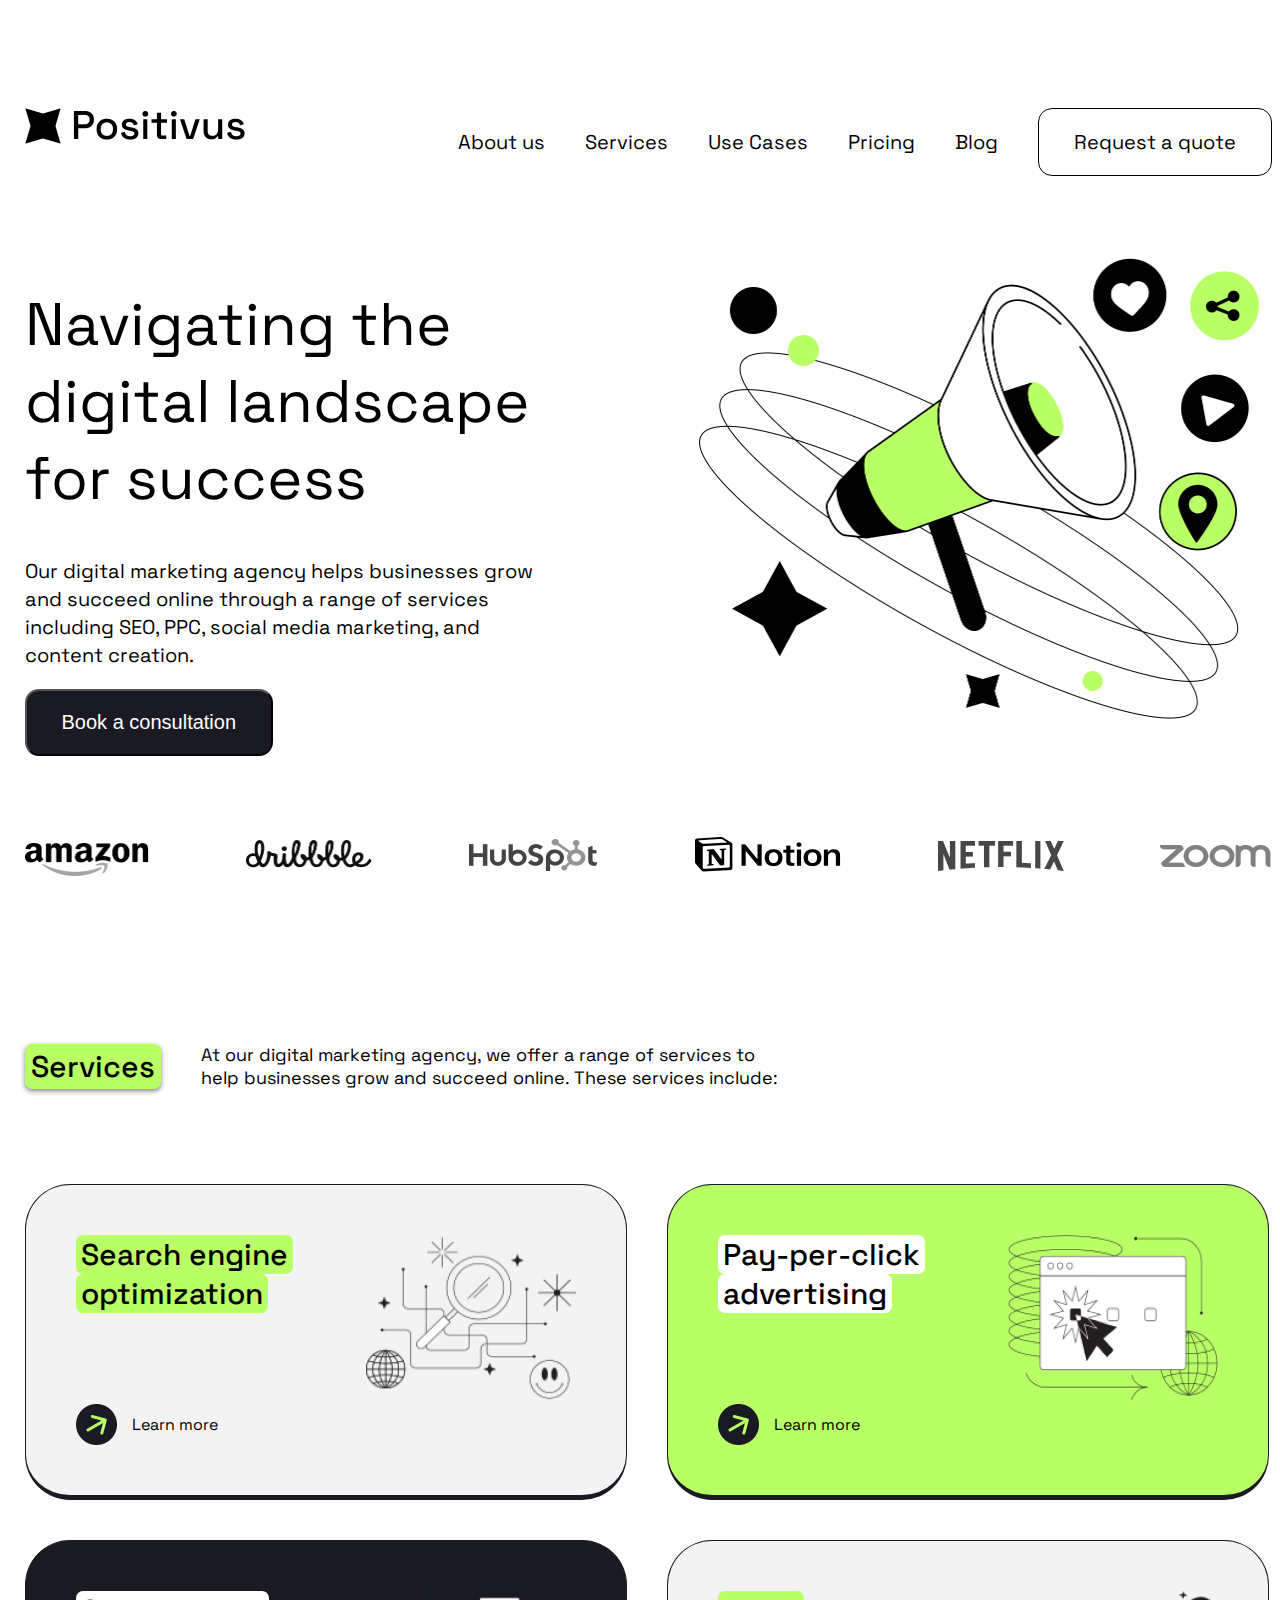
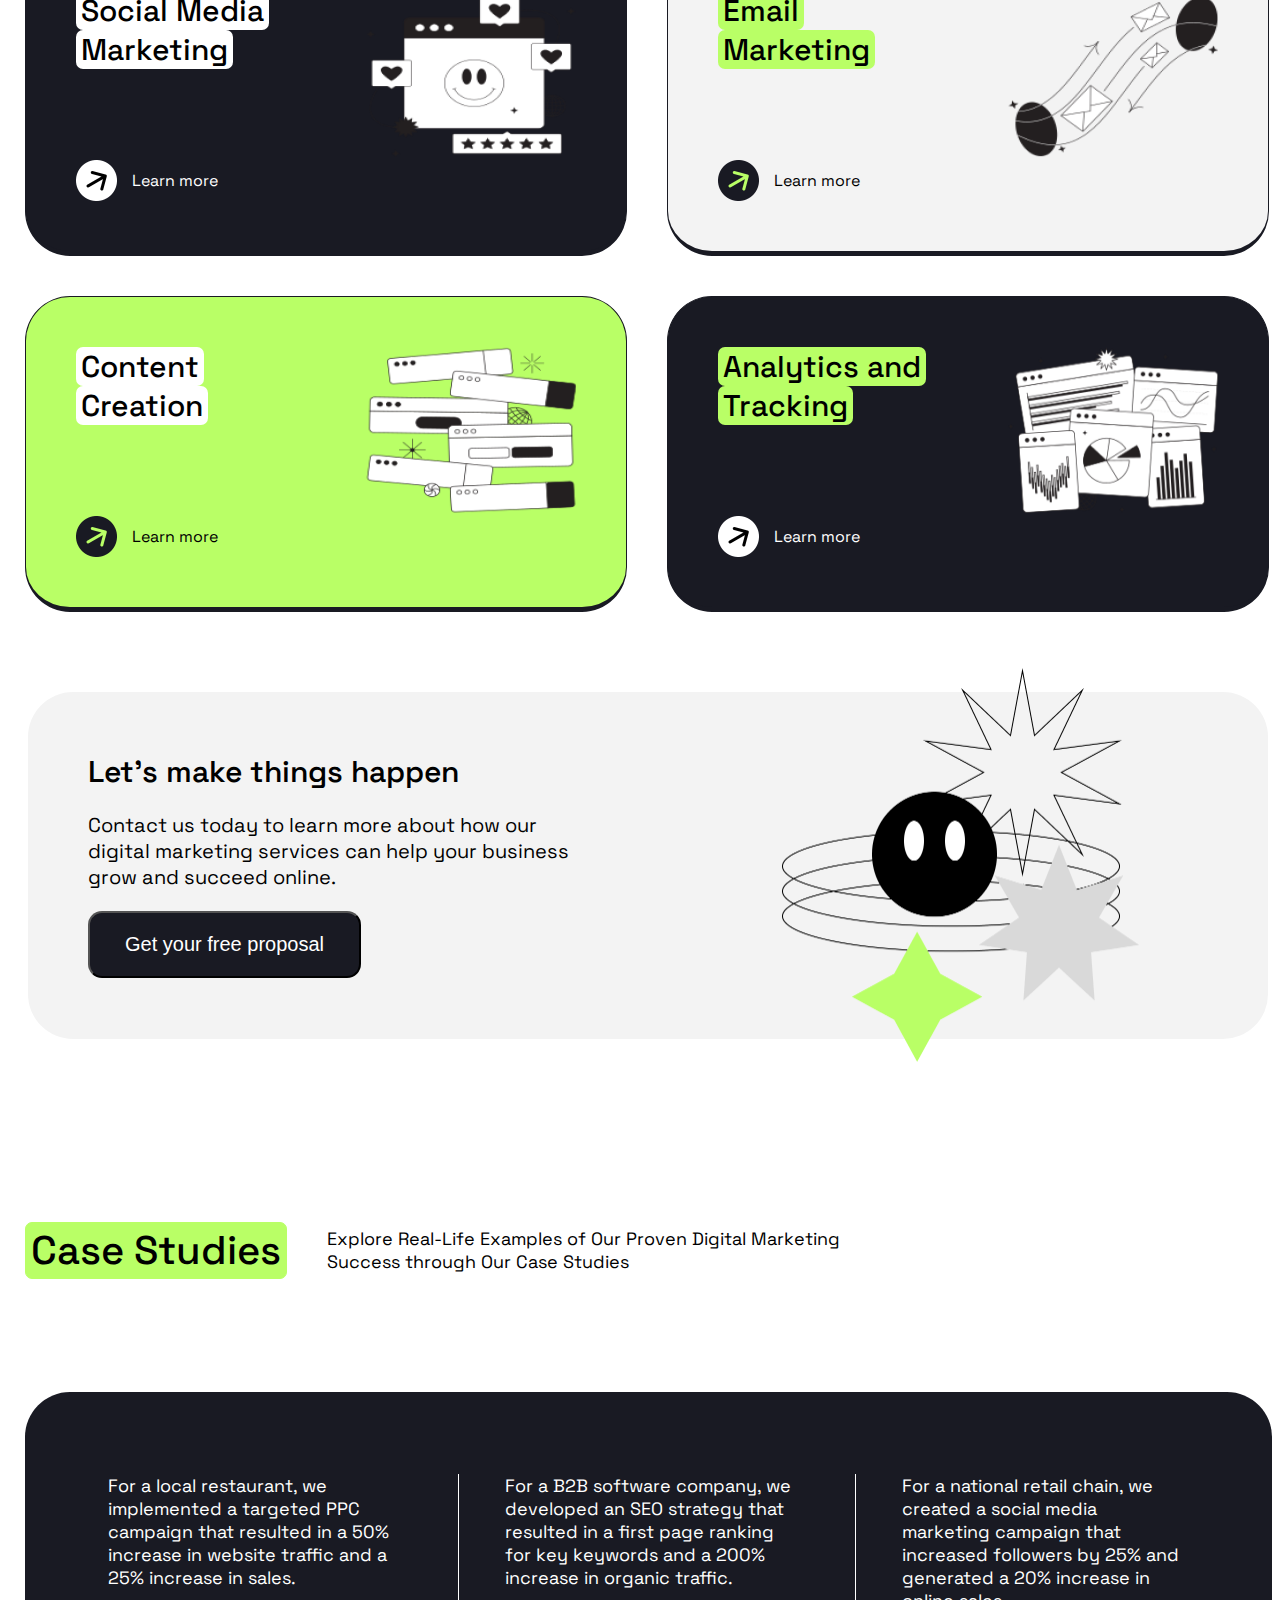
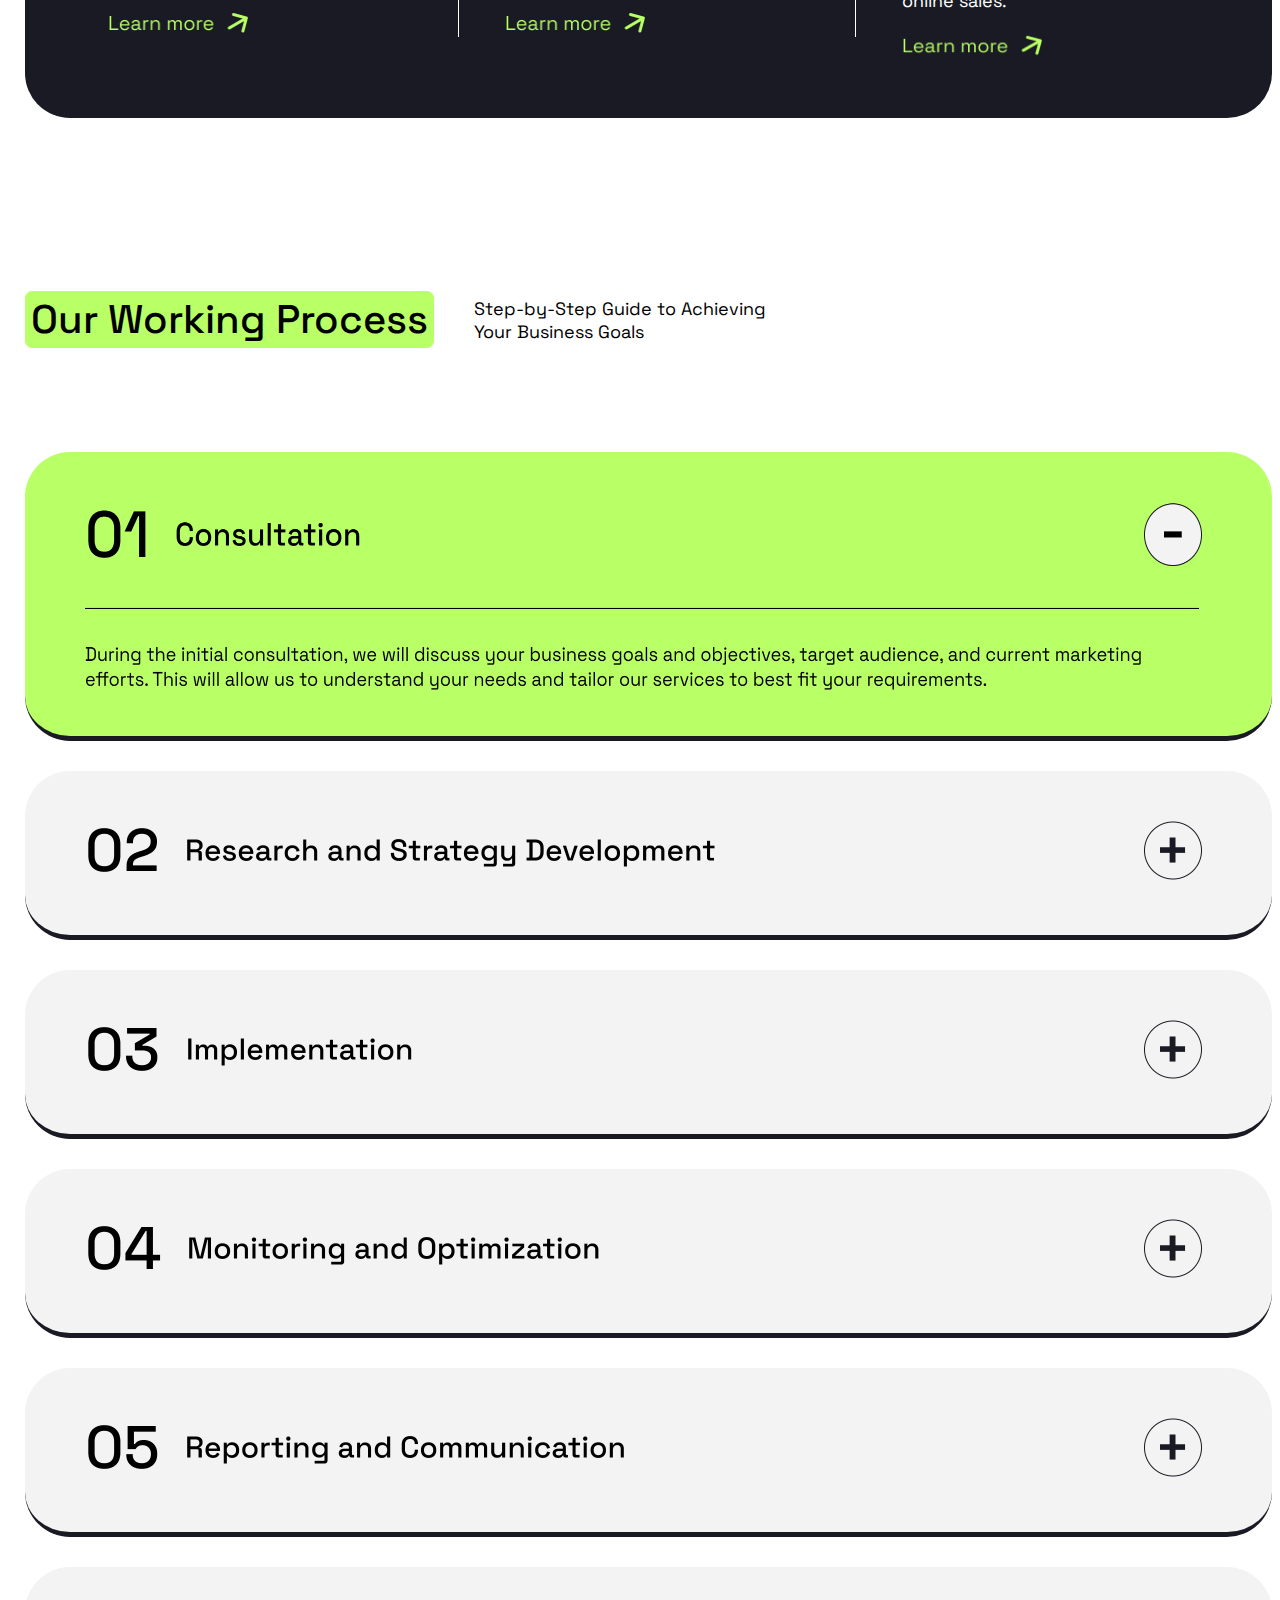
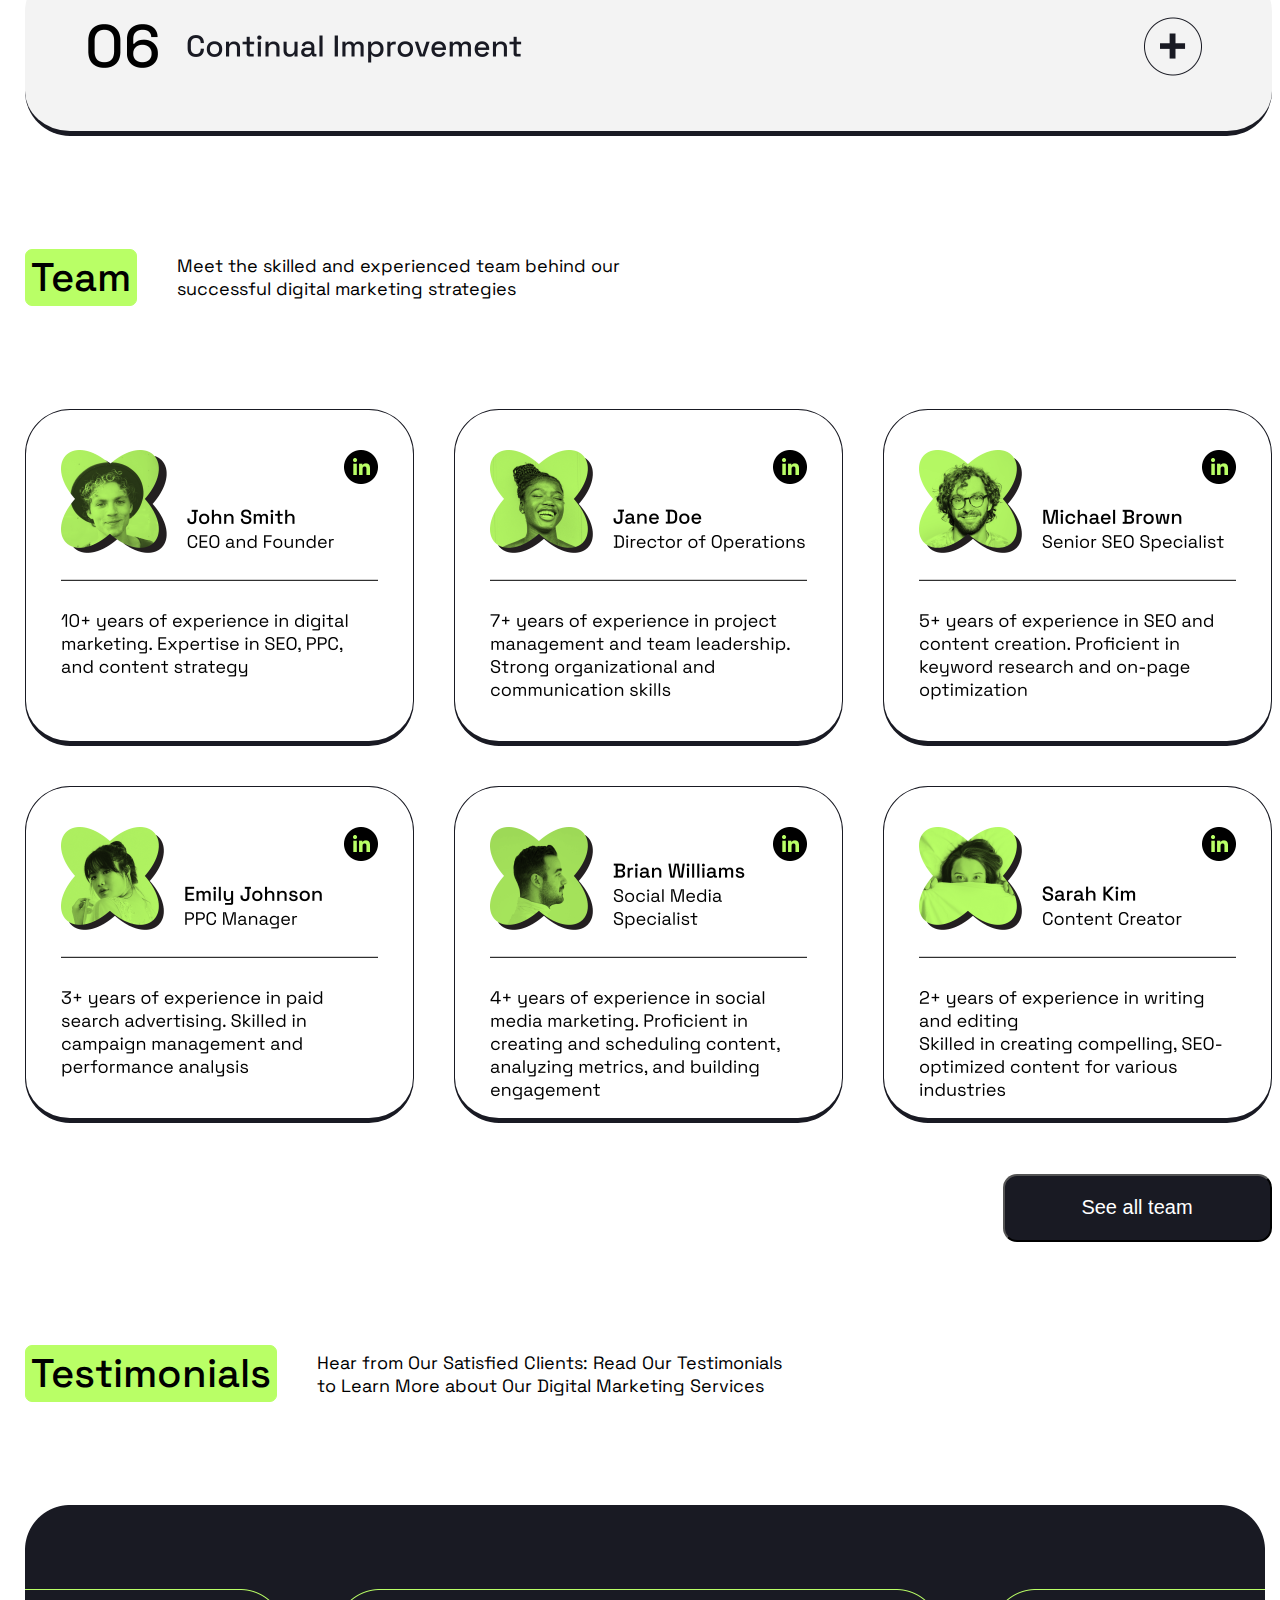
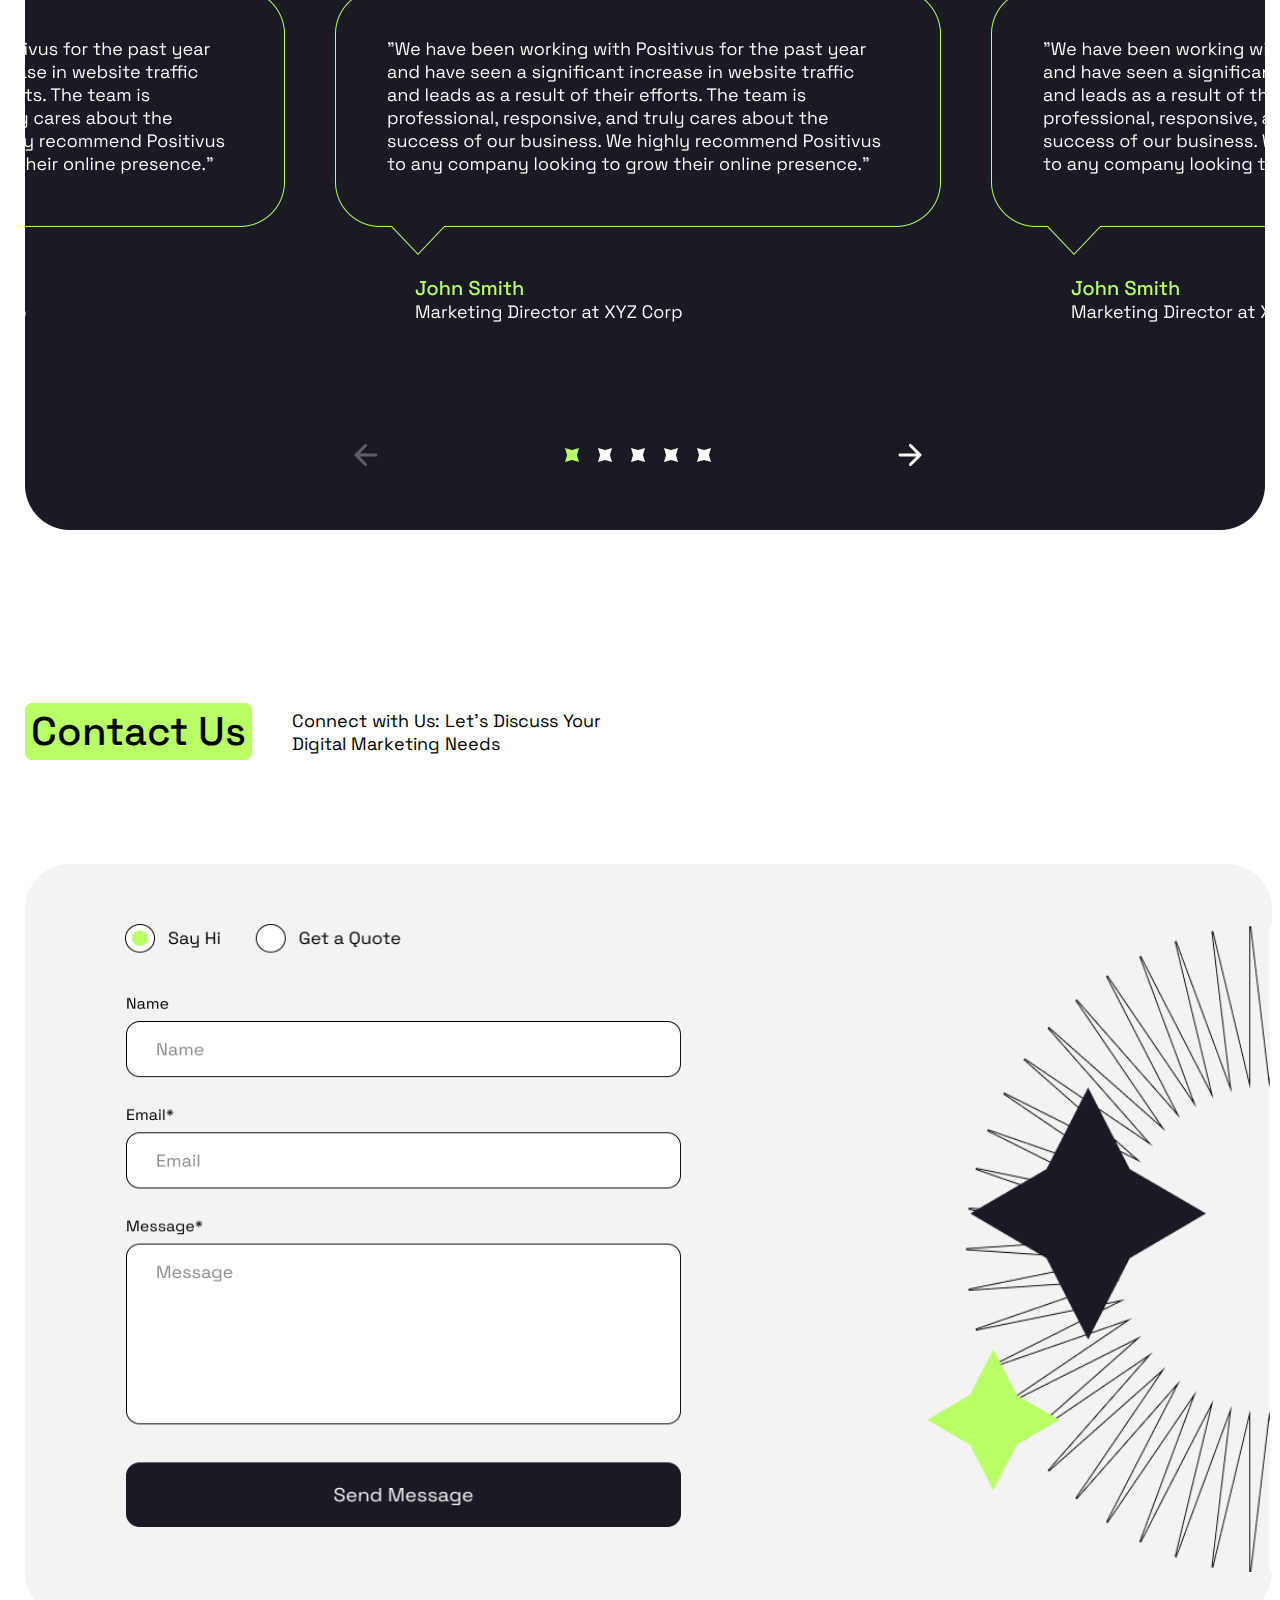
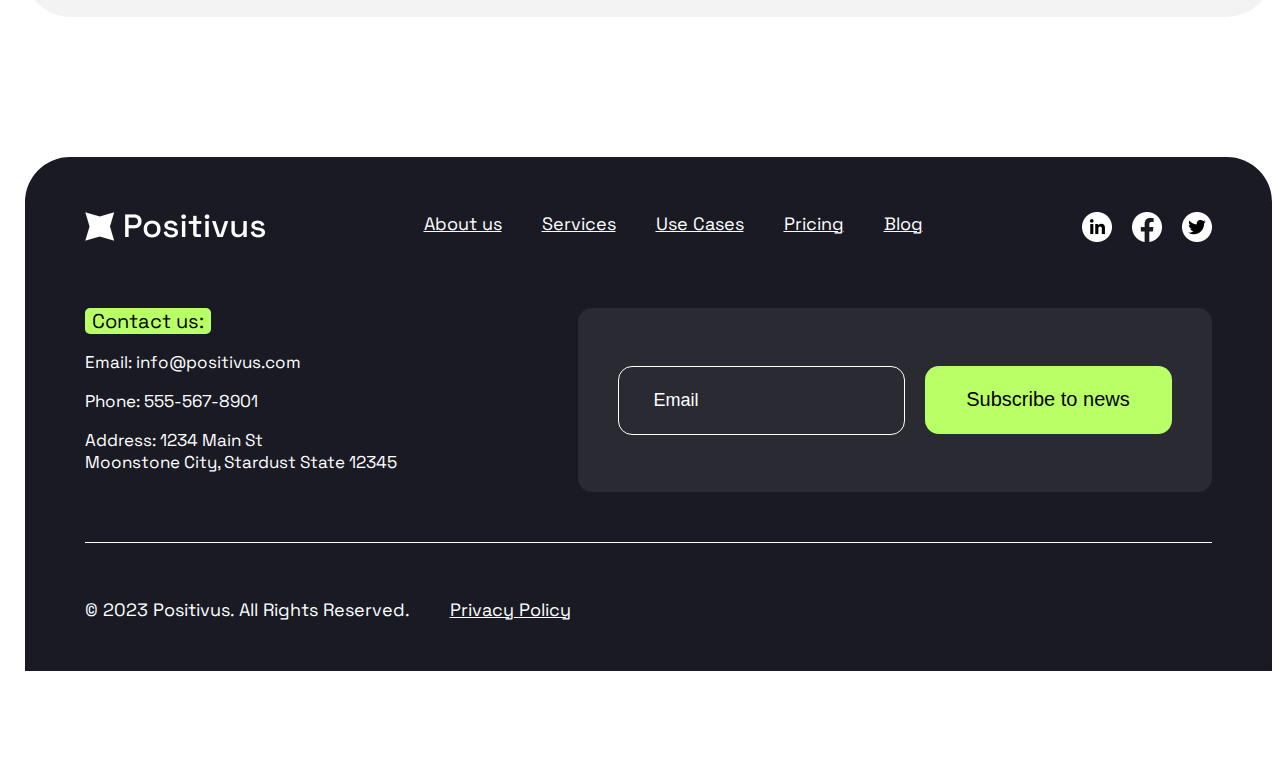
<file: Figma_Project_Flex/index.html>
<!DOCTYPE html>
<html lang="en">
  <head>
    <meta charset="UTF-8" />
    <meta name="viewport" content="width=device-width, initial-scale=1.0" />
    <link rel="stylesheet" href="styles.css" />
    <link rel="preconnect" href="https://fonts.googleapis.com" />
    <link rel="preconnect" href="https://fonts.gstatic.com" crossorigin />
    <link
      href="https://fonts.googleapis.com/css2?family=Space+Grotesk:wght@300..700&display=swap"
      rel="stylesheet"
    />
    <title>Document</title>
  </head>
  <body>
    <div class="container">
      <header class="header">
        <img class="logo" src="./images/Imagen pegada.png" alt="positive" />
        <nav class="navbar">
          <a class="link">About us</a>
          <a class="link">Services</a>
          <a class="link">Use Cases</a>
          <a class="link">Pricing</a>
          <a class="link">Blog</a>
          <a class="link link__button">Request a quote</a>
        </nav>
      </header>
      <main>
        <section class="section1">
          <article class="section1__article1">
            <div class="divtxt">
              <h1 class="section1__h1">
                Navigating the digital landscape for success
              </h1>
            </div>
            <p class="section1__p">
              Our digital marketing agency helps businesses grow and succeed
              online through a range of services including SEO, PPC, social
              media marketing, and content creation.
            </p>
            <button class="section1__button">Book a consultation</button>
          </article>
          <img
            class="section1__image"
            src="./images/Imagen pegada (2).png"
            alt="megafono"
          />
        </section>

        <section class="section2">
          <img
            class="section2__image"
            src="./images/amazon.png"
            alt="amazon logo"
          />
          <img
            class="section2__image"
            src="./images/drible.png"
            alt="drible logo"
          />
          <img
            class="section2__image"
            src="./images/hubspot.png"
            alt="hubspot logo"
          />
          <img
            class="section2__image"
            src="./images/notion.png"
            alt="notion logo"
          />
          <img
            class="section2__image"
            src="./images/netflix.png"
            alt="netflix logo"
          />
          <img
            class="section2__image"
            src="./images/zoom.png"
            alt="zoom logo"
          />
        </section>
        <section class="section3-header">
          <h2 class="section3-header__h2">Services</h2>
          <div class="section3-header__div">
            <p class="section3-header__p">
              At our digital marketing agency, we offer a range of services to
              help businesses grow and succeed online. These services include:
            </p>
          </div>
        </section>
        <section class="section3">
          <div class="section3__line1">
            <article class="section3__card">
              <div class="section3__left">
                <div class="section3__h3">
                  <div class="section3__h3 divh3-1">Search engine</div>
                  <div class="section3__h3 divh3-2">optimization</div>
                </div>
                <a class="section3__a">
                  <img
                    class="section3__card-image"
                    src="./images/Imagen pegada (4).png"
                    alt="icon link"
                  />
                  <label>Learn more</label>
                </a>
              </div>
              <img
                class="section3__image"
                src="./images/Imagen pegada (3).png"
                alt="card image"
              />
            </article>

            <article class="section3__card section3__card2">
              <div class="section3__left">
                <div class="section3__h3">
                  <div class="section3__h3-2">Pay-per-click</div>
                  <div class="section3__h3-2">advertising</div>
                </div>
                <a class="section3__a">
                  <img
                    class="section3__card-image"
                    src="./images/Imagen pegada (4).png"
                    alt="icon link"
                  />
                  <label>Learn more</label>
                </a>
              </div>
              <img
                class="section3__image"
                src="./images/Imagen pegada (5).png"
                alt="card image 2"
              />
            </article>
          </div>
          <div class="section3__line1">
            <article class="section3__card line2__card">
              <div class="section3__left">
                <div class="section3__h3">
                  <div class="line2__h3">Social Media</div>
                  <div class="line2__h3">Marketing</div>
                </div>
                <a class="section3__a">
                  <img
                    class="section3__card-image"
                    src="./images/Imagen pegada (7).png"
                    alt="icon link"
                  />
                  <label class="white_label">Learn more</label>
                </a>
              </div>
              <img
                class="section3__image"
                src="./images/Imagen pegada (6).png"
                alt="card image"
              />
            </article>

            <article class="section3__card">
              <div class="section3__left">
                <div class="section3__h3">
                  <div class="divh3-2">Email</div>
                  <div class="divh3-2">Marketing</div>
                </div>
                <a class="section3__a">
                  <img
                    class="section3__card-image"
                    src="./images/Imagen pegada (4).png"
                    alt="icon link"
                  />
                  <label>Learn more</label>
                </a>
              </div>
              <img
                class="section3__image"
                src="./images/Imagen pegada (8).png"
                alt="card image 2"
              />
            </article>
          </div>
          <div class="section3__line1">
            <article class="section3__card section3__card2">
              <div class="section3__left">
                <div class="section3__h3">
                  <div class="section3__h3-2">Content</div>
                  <div class="section3__h3-2">Creation</div>
                </div>
                <a class="section3__a">
                  <img
                    class="section3__card-image"
                    src="./images/Imagen pegada (4).png"
                    alt="icon link"
                  />
                  <label>Learn more</label>
                </a>
              </div>
              <img
                class="section3__image"
                src="./images/Imagen pegada (9).png"
                alt="card image"
              />
            </article>

            <article class="section3__card line2__card">
              <div class="section3__left">
                <div class="section3__h3">
                  <div class="divh3-2">Analytics and</div>
                  <div class="divh3-2">Tracking</div>
                </div>
                <a class="section3__a">
                  <img
                    class="section3__card-image"
                    src="./images/Imagen pegada (7).png"
                    alt="icon link"
                  />
                  <label class="white_label">Learn more</label>
                </a>
              </div>
              <img
                class="section3__image"
                src="./images/Imagen pegada (10).png"
                alt="card image 2"
              />
            </article>
          </div>
        </section>
        <section class="section4">
          <div class="section4__prindiv">
            <div class="intdiv1">
              <div class="section4__h3">Let’s make things happen</div>
              <p class="section4__p">
                Contact us today to learn more about how our digital marketing
                services can help your business grow and succeed online.
              </p>
              <button class="section1__button">Get your free proposal</button>
            </div>
            <div class="intdiv2">
              <img
                class="intdiv2__image"
                src="./images/stars.png"
                alt="stars image"
              />
            </div>
          </div>
        </section>
        <section class="section3-header space__section5">
          <h2 class="section3-header__h2_1">Case Studies</h2>
          <div class="section3-header__div">
            <p class="section3-header__p">
              Explore Real-Life Examples of Our Proven Digital Marketing Success
              through Our Case Studies
            </p>
          </div>
        </section>
        <section class="section6">
          <div class="section6__divint">
            <p class="section6__p">
              For a local restaurant, we implemented a targeted PPC campaign
              that resulted in a 50% increase in website traffic and a 25%
              increase in sales.
            </p>
            <img
              class="section6__image"
              src="./images/learnflecha.png"
              alt="flecha"
            />
          </div>
          <div class="section6__divint">
            <p class="section6__p">
              For a B2B software company, we developed an SEO strategy that
              resulted in a first page ranking for key keywords and a 200%
              increase in organic traffic.
            </p>
            <img
              class="section6__image"
              src="./images/learnflecha.png"
              alt="flecha"
            />
          </div>
          <div class="section6__divint1">
            <p class="section6__p">
              For a national retail chain, we created a social media marketing
              campaign that increased followers by 25% and generated a 20%
              increase in online sales.
            </p>
            <img
              class="section6__image"
              src="./images/learnflecha.png"
              alt="flecha"
            />
          </div>
        </section>
        <section class="section3-header space__section6">
          <h2 class="section3-header__h2_1">Our Working Process</h2>
          <div class="section3-header__div divP6">
            <p class="section3-header__p">
              Step-by-Step Guide to Achieving<br />Your Business Goals
            </p>
          </div>
        </section>
        <section class="section7">
          <div class="section7__div1">
            <img
              class="imagen__section7"
              src="./images/titleprincipal.png"
              alt="letters"
            />
          </div>
          <div class="section7__div2">
            <img
              class="image__section7"
              src="./images/title1.png"
              alt="letters"
            />
          </div>
          <div class="section7__div2">
            <img
              class="image__section7"
              src="./images/title2.png"
              alt="letters"
            />
          </div>
          <div class="section7__div2">
            <img
              class="image__section7"
              src="./images/title3.png"
              alt="letters"
            />
          </div>
          <div class="section7__div2">
            <img
              class="image__section7"
              src="./images/title4.png"
              alt="letters"
            />
          </div>
          <div class="section7__div2">
            <img
              class="image__section7"
              src="./images/title5.png"
              alt="letters"
            />
          </div>
        </section>
        <section class="section3-header space__section8">
          <h2 class="section3-header__h2_1">Team</h2>
          <div class="section3-header__div divP6">
            <p class="section3-header__p">
              Meet the skilled and experienced team behind our<br />successful
              digital marketing strategies
            </p>
          </div>
        </section>
        <section class="section8">
          <div class="div__section8">
            <img
              class="image__section8"
              src="./images/ceo.png"
              alt="team member"
            />
          </div>
          <div class="div__section8">
            <img
              class="image__section8-1"
              src="./images/doe.png"
              alt="team member"
            />
          </div>
          <div class="div__section8">
            <img
              class="image__section8-1"
              src="./images/seo.png"
              alt="team member"
            />
          </div>
          <div class="div__section8">
            <img
              class="image__section8-1"
              src="./images/ppc.png"
              alt="team member"
            />
          </div>
          <div class="div__section8">
            <img
              class="image__section8-2"
              src="./images/brian.png"
              alt="team member"
            />
          </div>
          <div class="div__section8">
            <img
              class="image__section8-2"
              src="./images/kim.png"
              alt="team member"
            />
          </div>
        </section>
        <section class="section__button">
          <button class="label__button">See all team</button>
        </section>
        <section class="section3-header space__section9">
          <h2 class="section3-header__h2_1">Testimonials</h2>
          <div class="section3-header__div divP6">
            <p class="section3-header__p">
              Hear from Our Satisfied Clients: Read Our Testimonials<br />to
              Learn More about Our Digital Marketing Services
            </p>
          </div>
        </section>
        <section class="section9">
          <img
            class="image__section9"
            src="./images/coments.png"
            alt="coments"
          />
        </section>
        <section class="section3-header space__section10">
          <h2 class="section3-header__h2_1">Contact Us</h2>
          <div class="section3-header__div divP6">
            <p class="section3-header__p">
              Connect with Us: Let's Discuss Your<br />Digital Marketing Needs
            </p>
          </div>
        </section>
        <section class="section10">
          <div class="div1_section10">
            <div class="divint1__section10">
              <img
                class="image1__section10"
                src="./images/form.png"
                alt="form"
              />
            </div>
          </div>
          <div class="div2_section10">
            <img
              class="image__section10"
              src="./images/starts2.png"
              alt="stars"
            />
          </div>
        </section>
      </main>
      <footer class="footer">
        <div class="div__footer">
          <div class="divint1__footer">
            <img
              class="image1__footer"
              src="./images/logoblanco.png"
              alt="positivus"
            />
            <nav class="nav__footer">
              <a class="a_footer" href="">About us</a>
              <a class="a_footer" href="">Services</a>
              <a class="a_footer" href="">Use Cases</a>
              <a class="a_footer" href="">Pricing</a>
              <a class="a_footer" href="">Blog</a>
            </nav>
            <img class="image2__footer" src="./images/redes.png" alt="redes" />
          </div>
          <div class="divint2__footer">
            <div class="divint2__int1">
              <div class="divint__h4">Contact us:</div>
              <div class="divint__p">
                <p class="p_footer">Email: info@positivus.com</p>
                <p class="p_footer">Phone: 555-567-8901</p>
                <p class="p_footer">
                  Address: 1234 Main St<br>Moonstone City, Stardust State 12345
                </p>
              </div>
            </div>
            <div class="divint2__int2">
              <input class="input__footer" type="text" placeholder="Email" />
              <button class="button__footer">Subscribe to news</button>
            </div>
          </div>
        </div>
        <div class="divint3__footer">
          <div>© 2023 Positivus. All Rights Reserved.</div>
          <a class="a_footer" href="">Privacy Policy</a>
        </div>
      </footer>
    </div>
  </body>
</html>
</file>
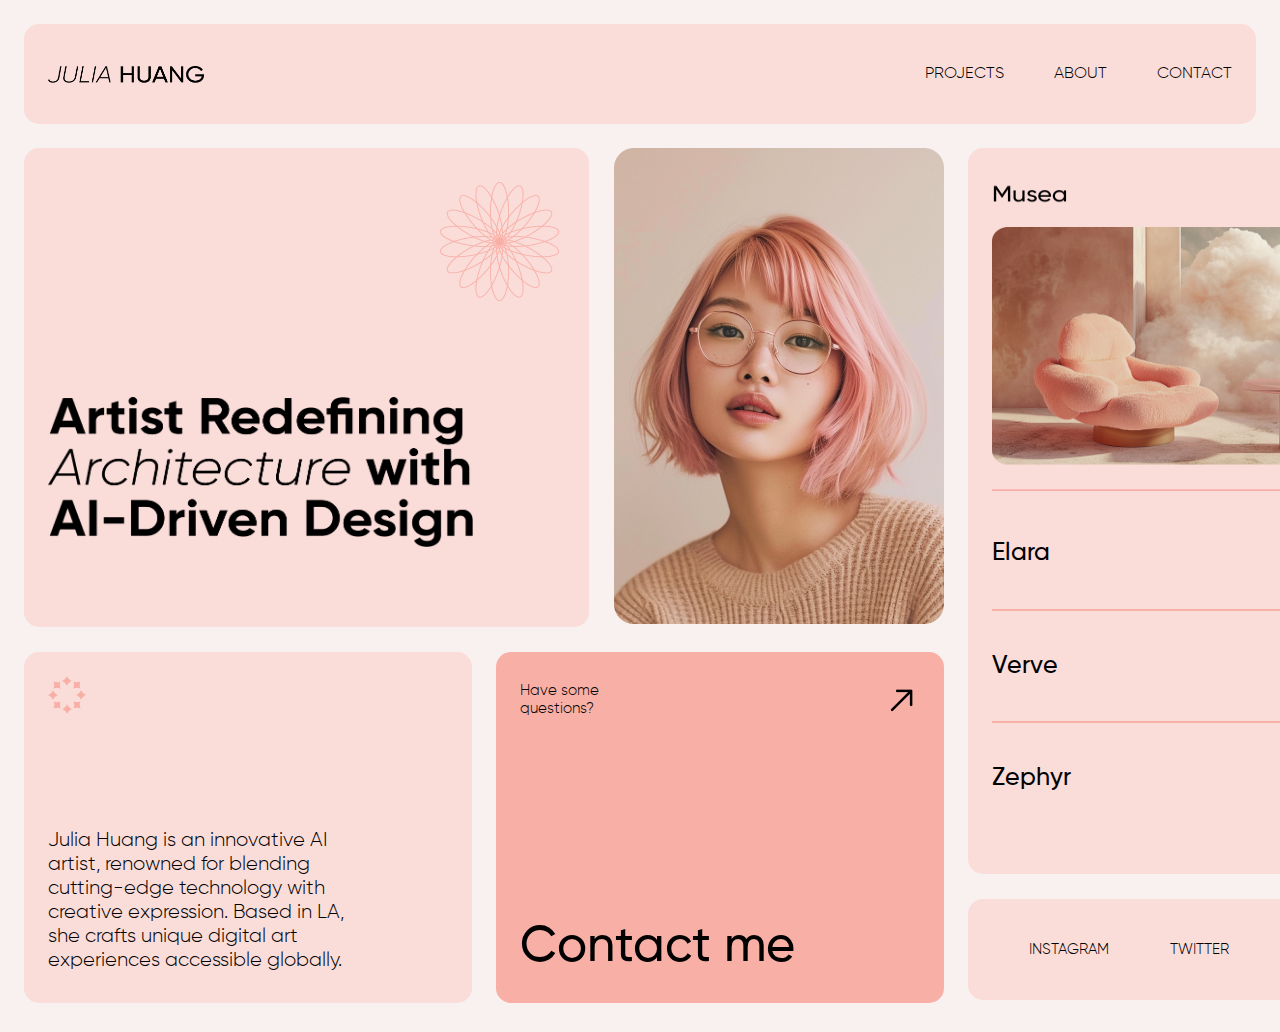
<file: Figma_Project_Grid/index.html>
<!DOCTYPE html>
<html lang="en">
<head>
    <meta charset="UTF-8">
    <meta name="viewport" content="width=device-width, initial-scale=1.0">
    <link rel="preconnect" href="https://fonts.googleapis.com">
    <link rel="preconnect" href="https://fonts.gstatic.com" crossorigin>
    <link href="https://fonts.googleapis.com/css2?family=Roboto:ital,wght@0,100..900;1,100..900&display=swap" rel="stylesheet">
    <link rel="stylesheet" href="styles.css">
    <title>Document</title>
</head>
<body>
    <header class="header">
        <img class="header__image" src="./images/name.png" alt="julia's name">
        <nav class="header__nav">
            <a class="nav__a">PROJECTS</a>
            <a class="nav__a">ABOUT</a>
            <a class="nav__a">CONTACT</a>
        </nav>
    </header>
    <main>
        <section class="section1">
            <div class="div_int1">
                <div class="div__interno1">
                    <div class="card__int1">
                        <img class="card_image_int1" src="./images/flor.png" alt="flor digital">
                        <img class="card_image_int2" src="./images/text1.png" alt="text">
                    </div>
                    <div>
                        <img class="image__divint" src="./images/women.png" alt="women">
                    </div>
                </div>
                <div class="div__interno2">
                    <div class="card__int2">
                        <img class="card2__image1" src="./images/rueda.png" alt="rueda png">
                        <p class="card2__p">Julia Huang is an innovative AI artist, renowned for blending cutting-edge technology with creative expression. Based in LA, she crafts unique digital art experiences accessible globally.</p>
                    </div>
                    <div class="card__int3">
                        <div class="divint_card3">
                            <label class="card3__label1">Have some<br>questions?</label>
                        <img class="card3__image1" src="./images/flecha.png" alt="flecha">
                        </div>
                        <label class="card3__label2">Contact me</label>
                    </div>
                </div>
            </div>
            <div class="div_int2">
                <div class="card__int4">
                    <div class="card4__divint1">
                        <img class="card4divint1__imagen" src="./images/sofa 2.png" alt="sofa">
                    </div>
                    <div class="card4__divint2">
                        <div class="card4__p">Elara</div>
                    </div>
                    <div class="card4__divint2">
                        <div class="card4__p">Verve</div>
                    </div>
                    <div>
                        <div class="card4__p">Zephyr</div>
                    </div>
                </div>
                <div" class="card__int5">
                    <a class="">INSTAGRAM</a>
                    <a class="">TWITTER</a>
                    <a class="">LINKEDLN</a>
                </div>
            </div>
        </section>
    </main>
</body>
</html>
</file>
<file: Figma_Project_Flex/styles.css>
body {
    padding: 100px 0 100px 0;
    font-family: "Space Grotesk", sans-serif;
    width: 100%;
    display: flex;
    justify-content: center;
}
.header {
    display: flex;
    justify-content: space-between;
    margin-bottom: 70px;
}
.logo {
    height: 36px;
    width: 220px;
}
.navbar {
    display: flex;
    align-items: center;
    gap: 40px;
}
.link {
    font-size: 20px;
    font-family: "Space Grotesk", sans-serif;
    
}
.link__button {
    border: 1px solid black;
    border-radius: 14px;
    padding: 20px 35px;
}
.section1 {
    display: flex;
    justify-content: space-between;
    margin-bottom: 70px;

}
.section1__article1 {
    width: 531px;
    height: 481px;
}
.section1__image {
    width: 600px;
    height: 515px;
}
.section1__h1 {
    font-size: 60px;
    font-weight: 400;
}
.section1__p {
    font-size: 20px;
    line-height: 28px;
}
.section1__button {
    background-color: #191A23;
    padding: 20px 35px;
    border-radius: 14px;
    color: white;
    font-size: 20px;
}
.section1__button:hover {
    opacity: .8;
    cursor: pointer;
}
.section2 {
    display: flex;
    justify-content: space-between;
    margin-bottom: 140px;
}
.section2__image {
    height: 48px;
    filter: grayscale(100%);
}
.section3 {
    margin-bottom: 70px;
}
.section3-header {
    display: flex;
    justify-content: start;
    align-items: center;
    gap: 40px;
    margin-bottom: 70px;
}
.section3-header__h2 {
    font-size: 30px;
    font-weight: 500;
    background-color: #b9ff66;
    border: 1px solid #b9ff66;
    border-radius: 7px;
    padding: 2px 5px;
    box-shadow: 0 2px 5px rgba(0,0,0,0.5);
}
.section3-header__div {
    display: flex;
    justify-content: center;
    align-items: center;
    width: 580px;
    height: 46px;
}
.section3-header__p {
    font-size: 18px;
}
.section3__card {
    display: flex;
    justify-content: space-between;
    width: 500px;
    height: 210px;
    background-color: #f3f3f3;
    border-radius: 45px;
    padding: 50px;
    border: 1px solid #191A23;
    border-bottom: 5px solid #191A23;
}
.section3__h3 {
    font-size: 30px;
    /* background-color: #b9ff66;
    width: 207px; */
    font-weight: 500;
    display: flex;
    align-items: start;
    flex-direction: column;
}
.divh3-1 {
    background-color: #b9ff66;
    border-radius: 7px;
    padding: 0 5px;
}
.divh3-2 {
    background-color: #b9ff66;
    border-radius: 7px;
    padding: 0 5px;
}
.section3__image {
    width: 210px;
    height: 166px;
}
.section3__card-image {
    width: 41px;
    height: 41px;
}
.section3__left {
    display: flex;
    flex-direction: column;
    justify-content: space-between;
}
.section3__a {
    display: flex;
    align-items: center;
    gap: 15px;
}
.section3__line1 {
    display: flex;
    gap: 40px;
    margin-bottom: 40px;
}
.section3__card2 {
    background-color: #b9ff66;
}
.section3__h3-2{
    background-color: white;
    border-radius: 7px;
    padding: 0 5px;
}
.line2__card {
    background-color: #191A23;
}
.line2__h3 {
    background-color: white;
    border-radius: 7px;
    padding: 0 5px;
}
.white_label {
    color: white;
}
.section4 {
    display: flex;
    justify-content: center;
    align-items: center;
    padding: 10px 0;
}
.section4__prindiv {
    display: flex;
    justify-content: space-between;
    align-items: center;
    width: 1120px;
    height: 347px;
    background-color: #f3f3f3;
    border-radius: 45px;
    padding: 0 60px;
    margin-bottom: 140px;
}
.intdiv2 {
    display: flex;
    justify-content: space-evenly;
    align-items: center;
    width: 494px;
    height: 394px;
}
.intdiv2__image {
    width: 359px;
    height: 394px;
}
.intdiv1 {
    display: flex;
    flex-direction: column;
    align-items: start;
    justify-content: space-around;
    /* gap: 26px; */
    width: 500px;
    height: 227px;
    /* padding: 50px 0; */

}
.section4__h3 {
    font-size: 30px;
    font-weight: 550;
}
.section4__p {
    font-size: 20px;
}
.section3-header__h2_1 {
    font-size: 40px;
    font-weight: 500;
    background-color: #b9ff66;
    border: 1px solid #b9ff66;
    border-radius: 7px;
    padding: 2px 5px;
}
.space__section5 {
    margin-bottom: 80px;
}
.section6 {
    display: flex;
    justify-content: space-around;
    align-items: center;
    height: 186px;
    background-color: #191A23;
    border-radius: 45px;
    padding: 70px 60px;
    margin-bottom: 140px;
}
.section6__divint {
    display: flex;
    flex-direction: column;
    justify-content: start;
    gap: 20px;
    width: 350px;
    height: 163px;
    border-right: 1px solid #ffffff;
}
.section6__divint1 {
    display: flex;
    flex-direction: column;
    justify-content: start;
    gap: 20px;
    width: 286px;
    height: 163px;
}
.section6__p {
    margin: 0;
    width: 286px;
    color: #ffffff;
    font-size: 18px;
}
.section6__image {
    width: 140px;
    height: 28px;
}
.divP6 {
    display: flex;
    justify-content: start;
    align-items: center;
}
.section7 {
    height: 1224px;
    display: grid;
    grid-template-rows: 2fr 1fr 1fr 1fr 1fr 1fr;
    gap: 30px;
    margin-bottom: 140px;
}
.section7__div1 {
    padding: 41px 60px;
    background-color: #b9ff66;
    border-radius: 45px;
    border-bottom: 5px solid #191A23;
}
.section7__div2 {
    padding: 41px 60px;
    background-color: #f3f3f3;
    border-radius: 45px;
    border-bottom: 5px solid #191A23;
}
.image__section7 {
    width: 1117px;
    height: 77px;
}
.imagen__section7 {
    width: 1117px;
    height: 197px;
}
.section8 {
    height: 725px;
    display: grid;
    grid-template-columns: 1fr 1fr 1fr;
    grid-template-rows: 1fr 1fr 1fr;
    gap: 40px;
    margin-bottom: 40px;
}
.div__section8 {
    width: 317px;
    height: 251px;
    border: 1px solid #191A23;
    border-radius: 45px;
    border-bottom: 5px solid #191A23;
    padding: 40px 35px;
}
.image__section8 {
    width: 317px;
    height: 228px;
}
.image__section8-1 {
    width: 317px;
    height: 251px;
}
.image__section8-2 {
    width: 317px;
    height: 274px;
}
.section__button {
    display: flex;
    justify-content: end;
    margin-bottom: 70px;
}
.label__button {
    display: flex;
    justify-content: center;
    align-items: center;
    color: #ffffff;
    font-size: 20px;
    width: 269px;
    height: 68px;
    background-color: #191A23;
    border-radius: 14px;
}
.label__button:hover {
    opacity: .8;
    cursor: pointer;
}
.section9 {
    height: 625px;
    margin-bottom: 140px;
}
.image__section9 {
    width: 1240px;
    height: 625px;
}
.section10 {
    display: flex;
    justify-content: space-between;
    height: 613px;
    padding: 60px 0 80px 100px;
    background-color: #f3f3f3;
    border-radius: 45px;
    margin-bottom: 140px;
}
.div1_section10 {
    width: 556px;
    height: 663px;
}
.image1__section10 {
    width: 556px;
    height: 603px;
}
.div2_section10 {
    display: flex;
    justify-content: end;
}
.image__section10 {
    width: 346px;
    height: 648px;
    background-color: transparent;
}
.footer {
    display: flex;
    flex-direction: column;
    justify-content: space-between;
    height: 409px;
    padding: 55px 60px 50px 60px;
    background-color: #191A23;
    border-top-right-radius: 45px;
    border-top-left-radius: 45px;
}
.div__footer {
    display: flex;
    flex-direction: column;
    gap: 66px;
}
.divint1__footer {
    display: flex;
    justify-content: space-between;
    height: 30px;
}
.nav__footer {
    display: flex;
    gap: 40px;
}
.a_footer {
    color: #ffffff;
    font-size: 18px;
}
.image1__footer {
    width: 180px;
    height: 29px;
}
.image2__footer{
    width: 130px;
    height: 30px;
}
.divint2__footer {
    display: flex;
    justify-content: space-between;
}
.divint2__int1 {
    width: 332px;
    height: 185px;
}
.divint__h4 {
    display: flex;
    justify-content: center;
    align-items: center;
    width: 126px;
    height: 26px;
    background-color: #b9ff66;
    border-radius: 5px;
    font-size: 20px;
    font-style: medium;
}
.divint__p {
    height: 132px;
}
.p_footer {
    font-size: 17px;
    color: #ffffff;
}
.divint2__int2 {
    display: flex;
    gap: 20px;
    width: 554px;
    height: 68px;
    padding: 58px 40px;
    background-color: #292A32;
    border-radius: 14px;
}
.input__footer {
    width: 215px;
    height: 23px;
    border-radius: 14px;
    border: 1px solid #ffffff;
    background-color: transparent;
    font-size: 18px;
    padding: 22px 35px
}
.input__footer::placeholder {
    color: #ffffff;
}
.button__footer {
    width: 249px;
    height: 68px;
    font-size: 20px;
    background-color: #b9ff66;
    border-radius: 14px;
    border: none;
}
.button__footer:hover {
    opacity: 0.8;
}
.divint3__footer {
    height: 78px;
    display: flex;
    justify-content: start;
    align-items: end;
    gap: 40px;
    color: #ffffff;
    border-top: 1px solid #ffffff;
    font-size: 18px;
}
</file>
<file: Figma_Project_Grid/styles.css>
@font-face {
    font-family:'Gilroy-Light';
    src: url(./fonts/Gilroy-Light.ttf) format(truetype);
    font-weight: normal;
    font-style: normal;
}
@font-face {
    font-family:'Gilroy-Medium';
    src: url(./fonts/Gilroy-Medium.ttf) format(truetype);
    font-weight: normal;
    font-style: normal;
}
body{
    font-family:'Gilroy-Light', sans-serif;
    max-width: 1440px;
    margin-left: auto;
    margin-right: auto;
    background-color: #f9f1f0;
}
.header{
    display: flex;
    justify-content: space-between;
    align-items: center;
    height: 16px;
    background-color: #Fadcd9;
    border-radius: 15px;
    padding: 42px 24px;
    margin: 24px;
}
.header__image{
    width: 156px;
    height: 17px;
}
.header__nav{
    font-size: 16px;
    font-weight: 300;
    display: flex;
    justify-content: space-between;
    gap: 50px;
}
.section1{
    display: grid;
    grid-template-columns: 2fr 1fr;
    /* background-color: #Fadcd9; */
    height: 876px;
}
.div_int1{
    display: grid;
    grid-template-rows: 479px 351px;
    gap: 25px;
    /* background-color: aquamarine; */
}
.div_int2{
    display: grid;
    grid-template-rows: 726px 101px;
    gap: 25px;
    /* background-color: chartreuse; */
    margin: 0 10px 24px 0;
}
.card__int4{
    display: grid;
    grid-template-rows: 316px 72px 71px 1fr;
    gap: 41px;
    width: 399px;
    height: 658px;
    background-color: #Fadcd9;
    border-radius: 15px;
    padding: 34px 24px;
}
.label__card4{
    font-family:'Gilroy-Medium', sans-serif;
    font-size: 25px;
    font-weight: 500;
}
.card4__image1{
    width: 26px;
    height: 26px;
}
.card4__image2{
    width: 399px;
    height: 269px;
    margin-bottom: 24px;
}
.card4divint1__imagen{
    width: 399px;
    height: 309px;
}
.card4__divint2{
    display: flex;
    justify-content: start;
    align-items: start;
    border-bottom: 2px solid #F8aFa6;
}
.card4__p{
    font-family:'Gilroy-Medium', sans-serif;
    font-size: 25px;
    font-weight: 500;
}
.card__int5{
    display: flex;
    justify-content: space-evenly;
    align-items: center;
    width: 448px;
    height: 101px;
    background-color: #Fadcd9;
    border-radius: 15px;
    font-size: 15px;
}
.div__interno1{
    display: grid;
    grid-template-columns: 565px 330px;
    /* background-color: blueviolet; */
    gap: 25px;
    margin: 0 24px;
}
.image__divint{
    width: 330px;
    height: 476px;
}
.card__int1{
    width: 565px;
    height: 479px;
    background-color: #Fadcd9;
    border-radius: 15px;
}
.card_image_int1{
    width: 119px;
    height: 119px;
    padding-top: 34px;
    padding-left: 416px;
}
.card_image_int2{
    width: 425px;
    height: 150px;
    padding-top: 90px;
    padding-left: 24px;
}
.div__interno2{
    display: grid;
    grid-template-columns: 1fr 1fr;
    /* background-color: brown; */
    gap: 24px;
    margin: 0 24px;
}
.card__int2{
    display: flex;
    flex-direction: column;
    justify-content: space-between;
    width: 448px;
    height: 351px;
    background-color: #Fadcd9;
    border-radius: 15px;
}
.card2__image1{
    width: 38px;
    height: 38px;
    margin: 24px;
}
.card2__p{
    margin-left: 24px;
    margin-bottom: 25px;
    font-size: 20px;
    font-weight: 300;
    font-style: light;
    width: 296px;
    height: 150px;
}
.card__int3{
    display: flex;
    flex-direction: column;
    justify-content: space-between;
    width: 448px;
    height: 351px;
    background-color: #F8aFa6;
    border-radius: 15px;
}
.card3__image1{
    width: 38px;
    height: 38px;
}
.divint_card3{
    display: flex;
    justify-content: space-between;
    margin: 30px 24px 0 24px;
}
.card3__label1{
    font-size: 15px;
    font-weight: 300;
}
.card3__label2{
    font-family:'Gilroy-Medium', sans-serif;
    font-size: 50px;
    font-weight: 500;
    font-style: bold;
    margin-left: 24px;
    margin-bottom: 25px;
}
</file>
